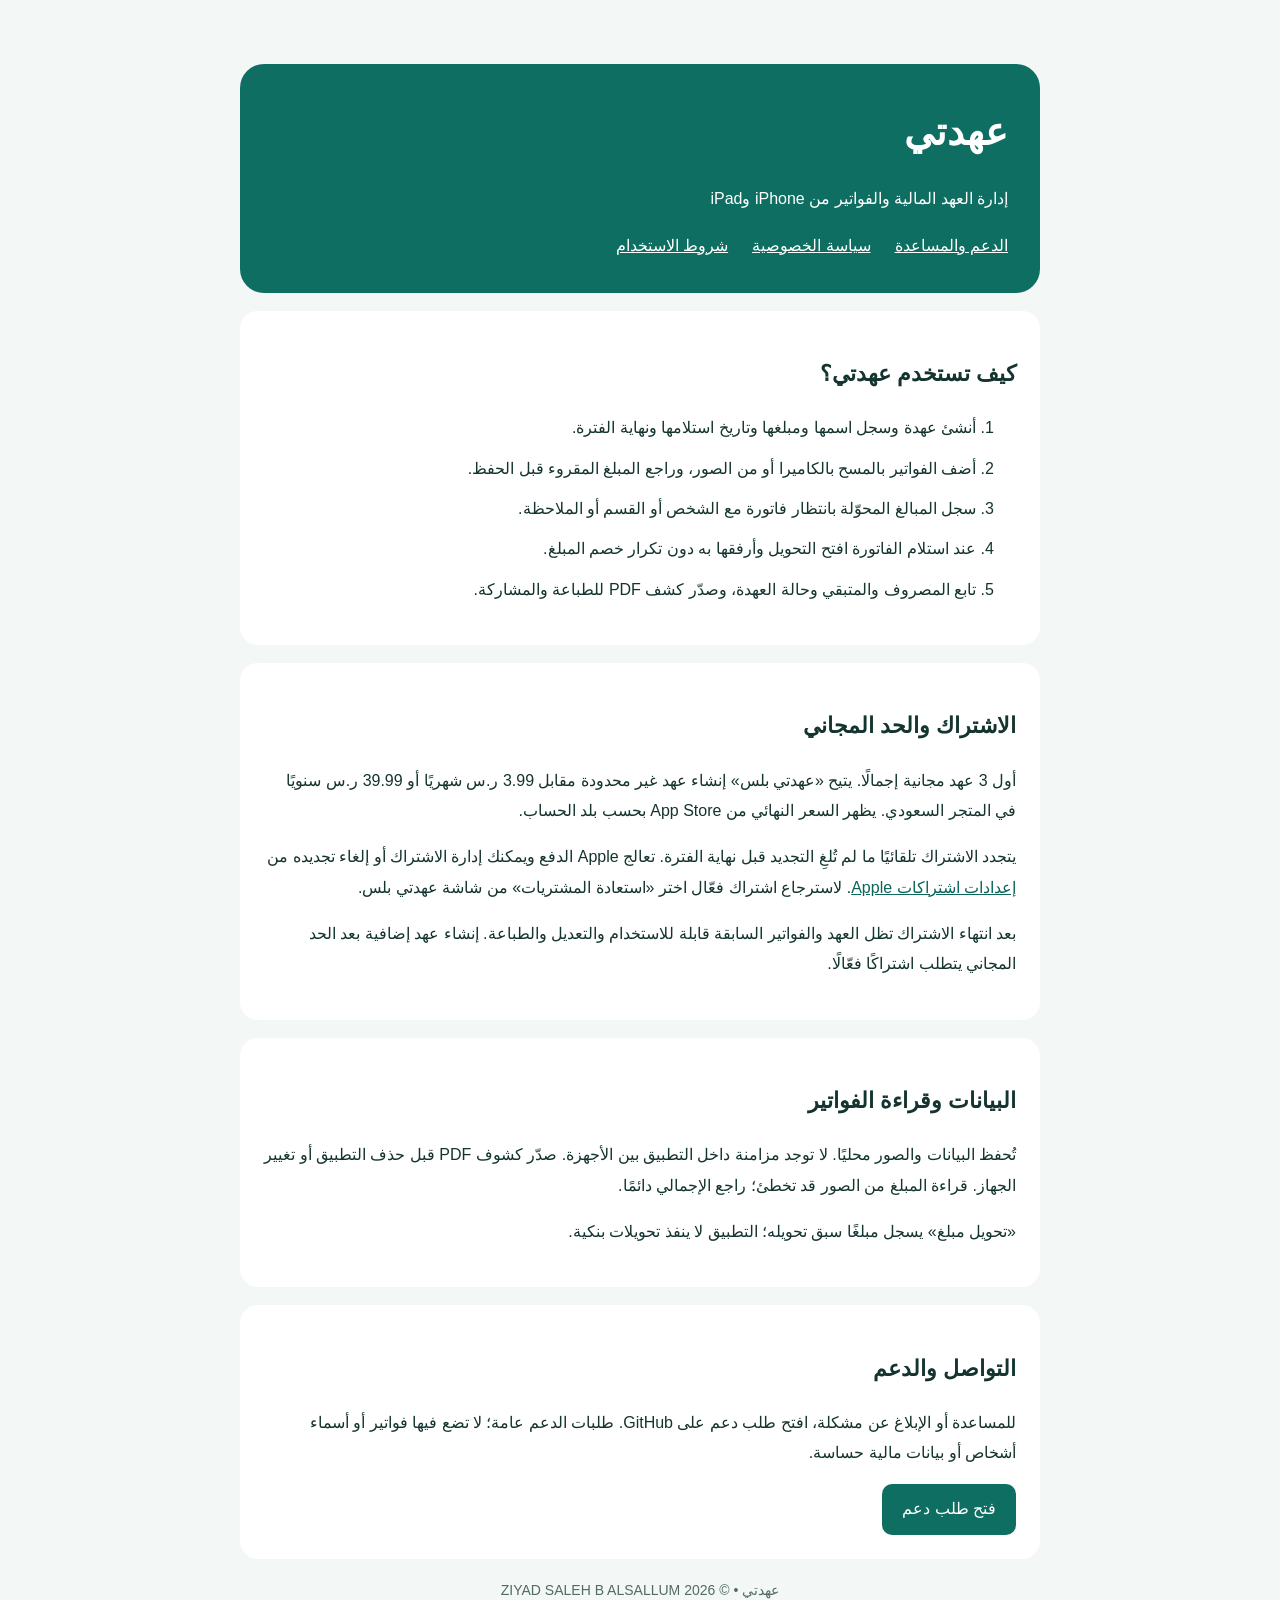
<file: index.html>
<!doctype html><html lang="ar" dir="rtl"><head><meta charset="utf-8"><meta name="viewport" content="width=device-width,initial-scale=1"><title>عهدتي — الدعم والمساعدة</title><link rel="stylesheet" href="style.css"></head><body><main><header><h1>عهدتي</h1><p>إدارة العهد المالية والفواتير من iPhone وiPad</p><nav><a href="index.html">الدعم والمساعدة</a><a href="privacy.html">سياسة الخصوصية</a><a href="https://www.apple.com/legal/internet-services/itunes/dev/stdeula/">شروط الاستخدام</a></nav></header><section><h2>كيف تستخدم عهدتي؟</h2><ol><li>أنشئ عهدة وسجل اسمها ومبلغها وتاريخ استلامها ونهاية الفترة.</li><li>أضف الفواتير بالمسح بالكاميرا أو من الصور، وراجع المبلغ المقروء قبل الحفظ.</li><li>سجل المبالغ المحوّلة بانتظار فاتورة مع الشخص أو القسم أو الملاحظة.</li><li>عند استلام الفاتورة افتح التحويل وأرفقها به دون تكرار خصم المبلغ.</li><li>تابع المصروف والمتبقي وحالة العهدة، وصدّر كشف PDF للطباعة والمشاركة.</li></ol></section><section><h2>الاشتراك والحد المجاني</h2><p>أول 3 عهد مجانية إجمالًا. يتيح «عهدتي بلس» إنشاء عهد غير محدودة مقابل 3.99 ر.س شهريًا أو 39.99 ر.س سنويًا في المتجر السعودي. يظهر السعر النهائي من App Store بحسب بلد الحساب.</p><p>يتجدد الاشتراك تلقائيًا ما لم تُلغِ التجديد قبل نهاية الفترة. تعالج Apple الدفع ويمكنك إدارة الاشتراك أو إلغاء تجديده من <a href="https://apps.apple.com/account/subscriptions">إعدادات اشتراكات Apple</a>. لاسترجاع اشتراك فعّال اختر «استعادة المشتريات» من شاشة عهدتي بلس.</p><p>بعد انتهاء الاشتراك تظل العهد والفواتير السابقة قابلة للاستخدام والتعديل والطباعة. إنشاء عهد إضافية بعد الحد المجاني يتطلب اشتراكًا فعّالًا.</p></section><section><h2>البيانات وقراءة الفواتير</h2><p>تُحفظ البيانات والصور محليًا. لا توجد مزامنة داخل التطبيق بين الأجهزة. صدّر كشوف PDF قبل حذف التطبيق أو تغيير الجهاز. قراءة المبلغ من الصور قد تخطئ؛ راجع الإجمالي دائمًا.</p><p>«تحويل مبلغ» يسجل مبلغًا سبق تحويله؛ التطبيق لا ينفذ تحويلات بنكية.</p></section><section><h2>التواصل والدعم</h2><p>للمساعدة أو الإبلاغ عن مشكلة، افتح طلب دعم على GitHub. طلبات الدعم عامة؛ لا تضع فيها فواتير أو أسماء أشخاص أو بيانات مالية حساسة.</p><a class="button" href="https://github.com/9ini12-ctrl/uhdati-support/issues/new">فتح طلب دعم</a></section><footer>عهدتي • © 2026 ZIYAD SALEH B ALSALLUM</footer></main></body></html>
</file>
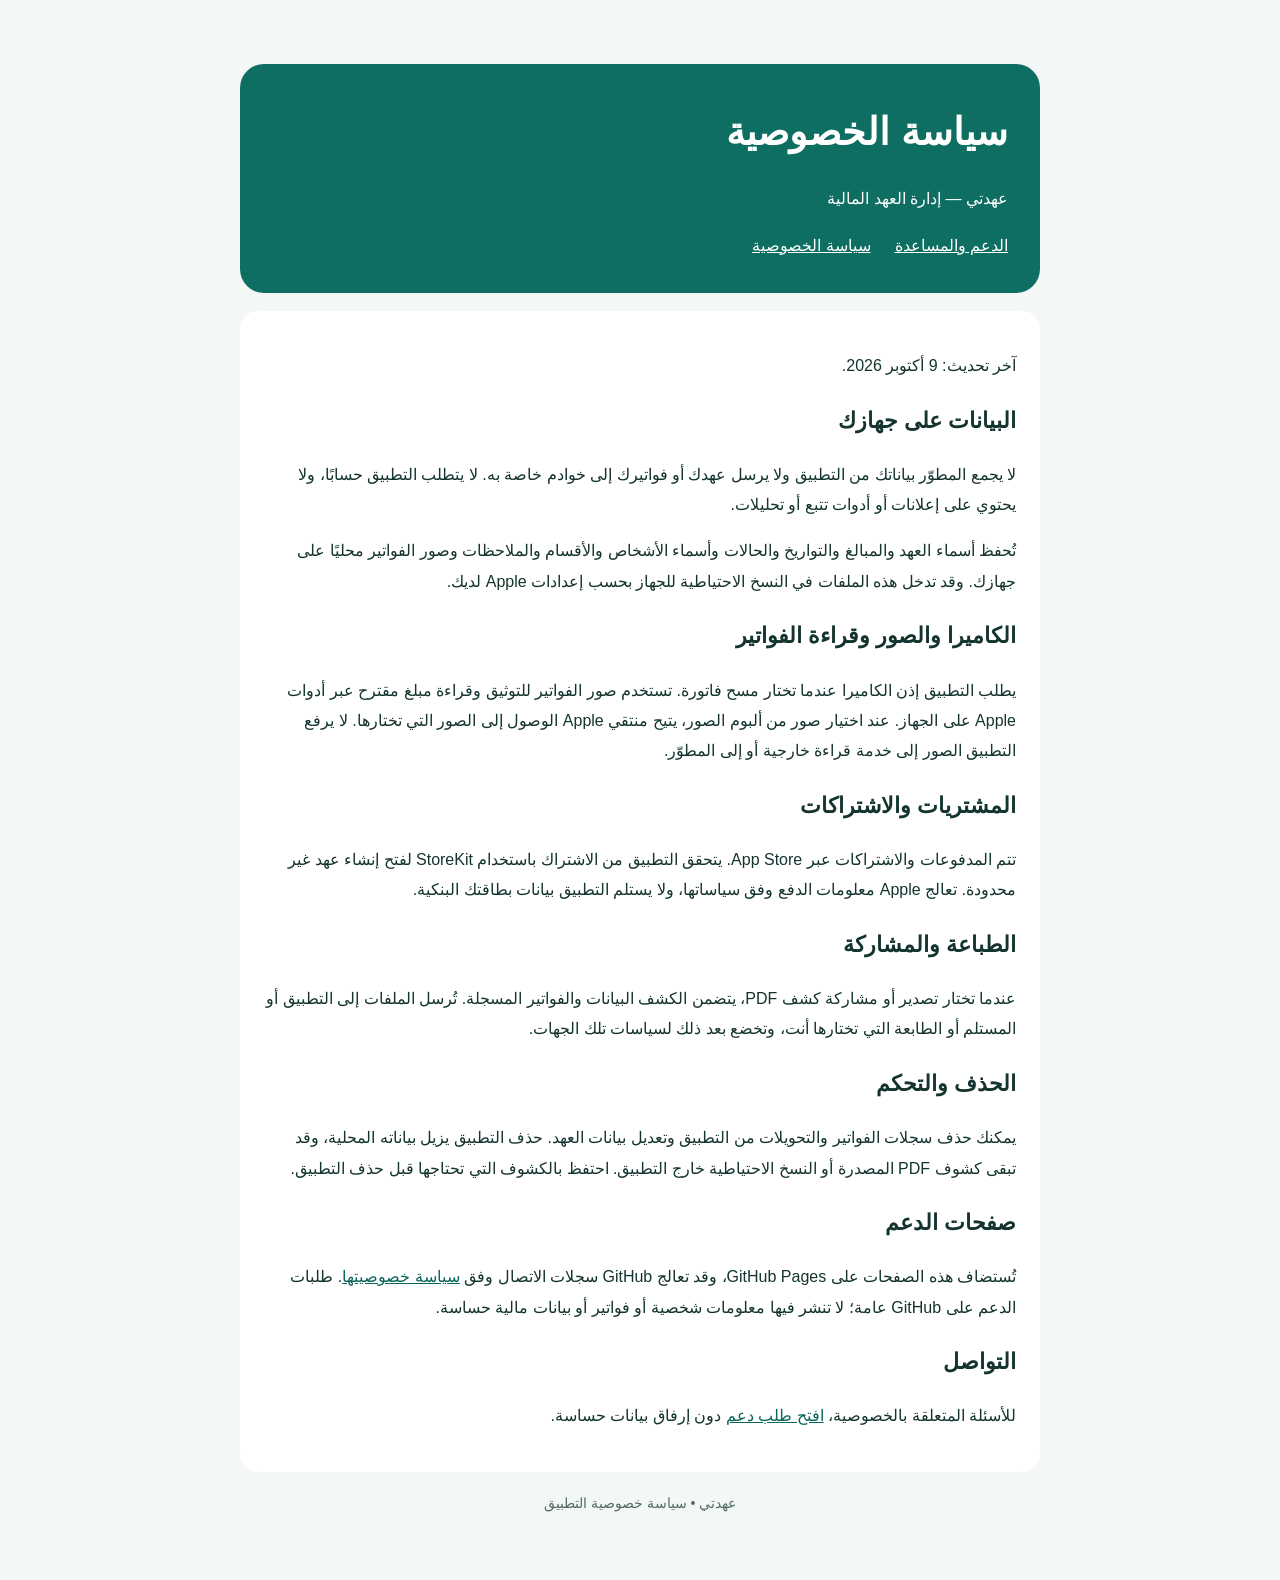
<file: privacy.html>
<!doctype html><html lang="ar" dir="rtl"><head><meta charset="utf-8"><meta name="viewport" content="width=device-width,initial-scale=1"><title>عهدتي — سياسة الخصوصية</title><link rel="stylesheet" href="style.css"></head><body><main><header><h1>سياسة الخصوصية</h1><p>عهدتي — إدارة العهد المالية</p><nav><a href="index.html">الدعم والمساعدة</a><a href="privacy.html">سياسة الخصوصية</a></nav></header><section><p>آخر تحديث: 9 أكتوبر 2026.</p><h2>البيانات على جهازك</h2><p>لا يجمع المطوّر بياناتك من التطبيق ولا يرسل عهدك أو فواتيرك إلى خوادم خاصة به. لا يتطلب التطبيق حسابًا، ولا يحتوي على إعلانات أو أدوات تتبع أو تحليلات.</p><p>تُحفظ أسماء العهد والمبالغ والتواريخ والحالات وأسماء الأشخاص والأقسام والملاحظات وصور الفواتير محليًا على جهازك. وقد تدخل هذه الملفات في النسخ الاحتياطية للجهاز بحسب إعدادات Apple لديك.</p><h2>الكاميرا والصور وقراءة الفواتير</h2><p>يطلب التطبيق إذن الكاميرا عندما تختار مسح فاتورة. تستخدم صور الفواتير للتوثيق وقراءة مبلغ مقترح عبر أدوات Apple على الجهاز. عند اختيار صور من ألبوم الصور، يتيح منتقي Apple الوصول إلى الصور التي تختارها. لا يرفع التطبيق الصور إلى خدمة قراءة خارجية أو إلى المطوّر.</p><h2>المشتريات والاشتراكات</h2><p>تتم المدفوعات والاشتراكات عبر App Store. يتحقق التطبيق من الاشتراك باستخدام StoreKit لفتح إنشاء عهد غير محدودة. تعالج Apple معلومات الدفع وفق سياساتها، ولا يستلم التطبيق بيانات بطاقتك البنكية.</p><h2>الطباعة والمشاركة</h2><p>عندما تختار تصدير أو مشاركة كشف PDF، يتضمن الكشف البيانات والفواتير المسجلة. تُرسل الملفات إلى التطبيق أو المستلم أو الطابعة التي تختارها أنت، وتخضع بعد ذلك لسياسات تلك الجهات.</p><h2>الحذف والتحكم</h2><p>يمكنك حذف سجلات الفواتير والتحويلات من التطبيق وتعديل بيانات العهد. حذف التطبيق يزيل بياناته المحلية، وقد تبقى كشوف PDF المصدرة أو النسخ الاحتياطية خارج التطبيق. احتفظ بالكشوف التي تحتاجها قبل حذف التطبيق.</p><h2>صفحات الدعم</h2><p>تُستضاف هذه الصفحات على GitHub Pages، وقد تعالج GitHub سجلات الاتصال وفق <a href="https://docs.github.com/en/site-policy/privacy-policies/github-general-privacy-statement">سياسة خصوصيتها</a>. طلبات الدعم على GitHub عامة؛ لا تنشر فيها معلومات شخصية أو فواتير أو بيانات مالية حساسة.</p><h2>التواصل</h2><p>للأسئلة المتعلقة بالخصوصية، <a href="https://github.com/9ini12-ctrl/uhdati-support/issues/new">افتح طلب دعم</a> دون إرفاق بيانات حساسة.</p></section><footer>عهدتي • سياسة خصوصية التطبيق</footer></main></body></html>
</file>
<file: style.css>
:root{font-family:-apple-system,BlinkMacSystemFont,"Segoe UI",Tahoma,sans-serif;color:#14342f;background:#f3f7f6;line-height:1.9}body{margin:0}main{max-width:800px;margin:40px auto;padding:24px}header{background:#0d6e61;color:white;padding:32px;border-radius:24px}h1{font-size:38px;margin:0}h2{font-size:22px}header a{color:white}nav{display:flex;gap:24px;flex-wrap:wrap}section{padding:24px;margin:18px 0;background:white;border-radius:18px}a{color:#0b6659}footer{font-size:14px;color:#526b64;text-align:center}li{margin:10px 0}.button{display:inline-block;background:#0d6e61;color:white;padding:10px 20px;border-radius:10px;text-decoration:none}
</file>
